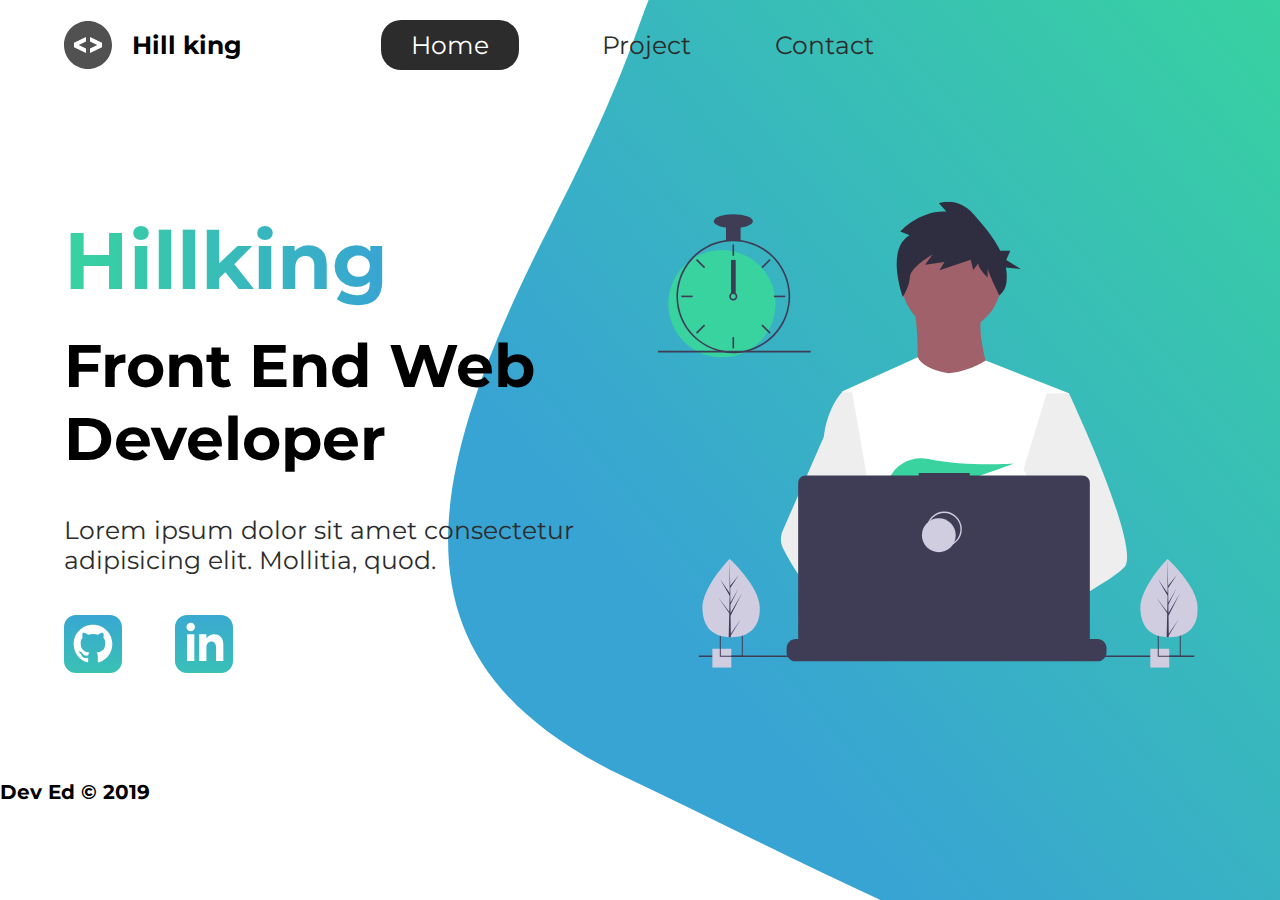
<file: index.html>
<!DOCTYPE html>
<html lang="en">
  <head>
    <meta charset="UTF-8" />
    <meta http-equiv="X-UA-Compatible" content="IE=edge" />
    <meta name="viewport" content="width=device-width, initial-scale=1.0" />
    <meta
      name="description"
      content="Hillking is a well skilled web developer."
    />
    <meta name="robots" content="index, follow" />
    <link rel="preconnect" href="https://fonts.googleapis.com" />
    <link rel="preconnect" href="https://fonts.gstatic.com" crossorigin />
    <link
      href="https://fonts.googleapis.com/css2?family=Montserrat:wght@400;500&display=swap"
      rel="stylesheet"
    />
    <link rel="stylesheet" href="./styles/style.css" />
    <title>Hillking | A Web Developer</title>
  </head>
  <body>
    <header class="main-head">
      <nav>
        <div class="logo">
          <img src="./icons/code.svg" alt="logo" />
          <h1>Hill king</h1>
        </div>
        <ul>
          <li><a class="active" href="/">Home</a></li>
          <li><a href="./projects/">Project</a></li>
          <li><a href="./contact/">Contact</a></li>
        </ul>
      </nav>
    </header>
    <section class="intro">
      <div class="intro-text">
        <h2>Hillking</h2>
        <h3>Front End Web <br />Developer</h3>
        <p>
          Lorem ipsum dolor sit amet consectetur adipisicing elit. Mollitia,
          quod.
        </p>
        <div class="intro-social">
          <a href="#" title="Github"
            ><img src="./icons/github.svg" alt="github-social-link"
          /></a>
          <a href="#" title="Linkedin"
            ><img src="./icons/linked-in.svg" alt="linkedin-social-link"
          /></a>
        </div>
      </div>
      <div class="intro-images">
        <svg
          width="540"
          height="690"
          viewBox="0 0 799 690"
          fill="none"
          xmlns="http://www.w3.org/2000/svg"
        >
          <g id="undraw_dev_productivity_umsq (1) 1" clip-path="url(#clip0)">
            <path
              id="Vector"
              d="M516.92 624.636C516.92 624.636 512.16 626.266 504.42 628.576C487.31 633.706 455.65 642.216 428.82 643.916C405.72 645.396 386.2 641.836 382.63 626.766C381.1 620.286 383.27 614.956 388 610.576C402.12 597.486 439 592.796 468.25 591.186C476.51 590.736 484.15 590.526 490.51 590.446C501.31 590.306 508.39 590.526 508.39 590.526L508.56 591.186L516.92 624.636Z"
              fill="#A0616A"
            />
            <path
              id="Vector_2"
              d="M436.99 672.586C418.61 695.346 342.73 647.666 316.19 629.886C310.41 626.016 306.97 623.566 306.97 623.566L331.25 591.186L338.94 580.936C338.94 580.936 345.82 584.586 355.99 590.526C356.36 590.746 356.73 590.966 357.11 591.186C365.88 596.336 376.89 603.066 388 610.576C403.33 620.946 418.83 632.776 428.82 643.916C438.59 654.806 443.08 665.036 436.99 672.586Z"
              fill="#A0616A"
            />
            <g id="me">
              <path
                id="Vector_3"
                d="M434.672 191.952C475.283 191.607 507.926 158.406 507.582 117.795C507.237 77.1832 474.036 44.5403 433.425 44.8847C392.813 45.2291 360.17 78.4303 360.515 119.042C360.859 159.653 394.06 192.296 434.672 191.952Z"
                fill="#A0616A"
              />
              <path
                id="Vector_4"
                d="M379.477 155.65C379.477 155.65 394.216 259.972 373.002 271.875C351.787 283.779 499.929 283.588 499.929 283.588C499.929 283.588 466.124 193.284 480.809 165.449L379.477 155.65Z"
                fill="#A0616A"
              />
              <path
                id="Vector_5"
                d="M608.101 283.199L596.257 339.402L571.214 458.308L570.49 464.815L562.138 540.138L556.582 590.177L552.857 623.79C528.584 636.526 510.988 645.326 510.988 645.326C510.988 645.326 509.404 637.719 506.871 627.99C489.805 633.265 458.218 642.043 431.404 643.97C441.266 654.777 445.842 664.969 439.817 672.57C421.63 695.485 345.349 648.45 318.659 630.896C318.077 635.158 317.879 639.464 318.068 643.762L297.626 628.314L299.331 592.359L302.206 531.522L305.819 455.229C304.448 451.975 303.294 448.634 302.364 445.228C295.956 423.161 288.032 379.057 281.928 342.067C277.016 312.298 273.302 287.138 272.517 281.785C272.411 281.086 272.358 280.726 272.358 280.726L384.363 230.094C392.509 248.556 429.865 253.809 429.865 253.809C460.756 251.417 484.847 234.913 484.847 234.913L608.101 283.199Z"
                fill="white"
              />
              <path
                id="Vector_6"
                d="M372.285 49.3811L358.49 43.9934C358.49 43.9934 386.969 12.1 426.99 14.513L415.635 2.22366C415.635 2.22366 443.04 -9.01799 468.283 19.6674C481.553 34.7467 496.908 52.4737 506.557 72.5077L521.281 72.3829L515.251 85.9663L536.874 99.3152L514.777 97.0719C516.155 104.471 516.421 112.034 515.566 119.511C514.683 126.991 510.928 133.835 505.094 138.598V138.598C505.094 138.598 487.743 103.449 487.696 97.9443L487.813 111.705C487.813 111.705 473.959 99.4371 473.889 91.1807L466.471 100.877L462.593 85.7717L416.475 101.301L423.87 88.8526L395.157 93.2246L406.278 77.9923C406.278 77.9923 373.932 96.1568 372.811 111.304C371.689 126.452 362.299 140.875 362.299 140.875C362.299 140.875 336.213 70.3294 372.285 49.3811Z"
                fill="#2F2E41"
              />
              <path
                id="Vector_7"
                d="M690.215 540.422C682.794 548.605 664.338 560.992 641.951 574.422C633.623 579.413 624.757 584.559 615.71 589.676C594.122 601.889 571.514 614.001 552.857 623.79C528.584 636.526 510.988 645.326 510.988 645.326C510.988 645.326 509.403 637.719 506.871 627.99C503.48 614.968 498.397 598.141 493.184 590.715C493.002 590.456 492.82 590.218 492.638 589.979C491.121 588.022 489.601 586.885 488.112 586.897L562.138 540.138L594.127 519.926L570.489 464.814L540.842 395.683L557.908 339.727L575.062 283.479L608.101 283.199C608.101 283.199 619.243 306.985 633.514 340.166C635.647 345.128 637.851 350.299 640.096 355.64C669.469 425.394 706.176 522.836 690.215 540.422Z"
                fill="#EEEEEE"
              />
              <path
                id="Vector_8"
                d="M358.123 591.2C355.41 591.212 352.702 591.456 350.029 591.928C327.074 596.073 320.47 616.94 318.659 630.896C318.077 635.158 317.879 639.464 318.068 643.761L297.626 628.314L290.178 622.687C272.316 616.628 256.353 605.733 242.483 592.84C230.449 581.456 219.634 568.849 210.213 555.223C200.831 541.793 192.448 527.692 185.134 513.034C183.094 508.943 181.977 504.454 181.864 499.884C181.751 495.314 182.644 490.775 184.48 486.588L209.154 430.327L245.218 348.098C245.471 346.146 245.752 344.237 246.059 342.371C252.995 300.511 272.367 281.786 272.367 281.786L287.286 281.659L297.778 341.932L310.813 416.815L302.364 445.227L282.839 510.845L302.205 531.522L358.123 591.2Z"
                fill="#EEEEEE"
              />
            </g>
            <path
              id="Vector_9"
              d="M372.877 415.806L385.631 430.686C390.37 429.783 395.319 428.721 400.416 427.529L396.752 415.806L405.71 426.256C459.707 412.975 526.637 387.155 526.637 387.155C526.637 387.155 454.379 392.453 400.428 380.666C376.558 375.451 351.998 387.284 342.202 409.668C336.508 422.679 337.403 433.951 357.596 433.951C364.419 433.835 371.223 433.195 377.949 432.037L372.877 415.806Z"
              fill="#38D39F"
            />
            <path
              id="Vector_10"
              d="M663.65 660.386V666.456C663.654 668.122 663.345 669.774 662.74 671.326C662.472 672.018 662.147 672.687 661.77 673.326C660.578 675.326 658.887 676.983 656.862 678.133C654.838 679.283 652.549 679.887 650.22 679.886H203.67C201.342 679.887 199.053 679.283 197.028 678.133C195.003 676.983 193.312 675.326 192.12 673.326C191.743 672.687 191.419 672.018 191.15 671.326C190.546 669.774 190.237 668.122 190.24 666.456V660.386C190.24 658.622 190.587 656.876 191.262 655.246C191.936 653.616 192.926 652.136 194.173 650.888C195.42 649.641 196.901 648.652 198.53 647.977C200.16 647.302 201.906 646.955 203.67 646.956H229.41V644.126C229.41 644.052 229.425 643.979 229.453 643.911C229.481 643.843 229.522 643.782 229.574 643.73C229.626 643.678 229.688 643.636 229.756 643.608C229.824 643.58 229.897 643.566 229.97 643.566H243.4C243.474 643.566 243.547 643.58 243.615 643.608C243.683 643.636 243.745 643.678 243.797 643.73C243.849 643.782 243.89 643.843 243.918 643.911C243.946 643.979 243.96 644.052 243.96 644.126V646.956H252.35V644.126C252.35 644.052 252.365 643.979 252.393 643.911C252.421 643.843 252.462 643.782 252.514 643.73C252.566 643.678 252.628 643.636 252.696 643.608C252.764 643.58 252.837 643.566 252.91 643.566H266.34C266.414 643.566 266.487 643.58 266.555 643.608C266.623 643.636 266.684 643.678 266.736 643.73C266.789 643.782 266.83 643.843 266.858 643.911C266.886 643.979 266.9 644.052 266.9 644.126V646.956H275.3V644.126C275.3 644.052 275.315 643.979 275.343 643.911C275.371 643.843 275.412 643.782 275.464 643.73C275.516 643.678 275.578 643.636 275.646 643.608C275.714 643.58 275.787 643.566 275.86 643.566H289.29C289.364 643.566 289.437 643.58 289.505 643.608C289.573 643.636 289.634 643.678 289.686 643.73C289.739 643.782 289.78 643.843 289.808 643.911C289.836 643.979 289.85 644.052 289.85 644.126V646.956H298.24V644.126C298.24 644.052 298.255 643.979 298.283 643.911C298.311 643.843 298.352 643.782 298.404 643.73C298.456 643.678 298.518 643.636 298.586 643.608C298.654 643.58 298.727 643.566 298.8 643.566H312.23C312.304 643.566 312.377 643.58 312.445 643.608C312.513 643.636 312.574 643.678 312.626 643.73C312.678 643.782 312.72 643.843 312.748 643.911C312.776 643.979 312.79 644.052 312.79 644.126V646.956H321.18V644.126C321.18 644.052 321.194 643.979 321.223 643.911C321.251 643.843 321.292 643.782 321.344 643.73C321.396 643.678 321.458 643.636 321.526 643.608C321.594 643.58 321.667 643.566 321.74 643.566H335.17C335.244 643.566 335.317 643.58 335.385 643.608C335.453 643.636 335.514 643.678 335.566 643.73C335.618 643.782 335.66 643.843 335.688 643.911C335.716 643.979 335.73 644.052 335.73 644.126V646.956H344.13V644.126C344.13 644.052 344.145 643.979 344.173 643.911C344.201 643.843 344.242 643.782 344.294 643.73C344.346 643.678 344.408 643.636 344.476 643.608C344.544 643.58 344.617 643.566 344.69 643.566H358.12C358.194 643.566 358.267 643.58 358.335 643.608C358.403 643.636 358.464 643.678 358.516 643.73C358.569 643.782 358.61 643.843 358.638 643.911C358.666 643.979 358.68 644.052 358.68 644.126V646.956H367.07V644.126C367.07 644.052 367.085 643.979 367.113 643.911C367.141 643.843 367.182 643.782 367.234 643.73C367.286 643.678 367.348 643.636 367.416 643.608C367.484 643.58 367.557 643.566 367.63 643.566H472.83C472.904 643.566 472.977 643.58 473.045 643.608C473.113 643.636 473.174 643.678 473.227 643.73C473.279 643.782 473.32 643.843 473.348 643.911C473.376 643.979 473.39 644.052 473.39 644.126V646.956H481.79V644.126C481.79 644.052 481.804 643.979 481.833 643.911C481.861 643.843 481.902 643.782 481.954 643.73C482.006 643.678 482.068 643.636 482.136 643.608C482.204 643.58 482.277 643.566 482.35 643.566H495.78C495.928 643.567 496.07 643.627 496.175 643.732C496.279 643.836 496.339 643.978 496.34 644.126V646.956H504.73V644.126C504.73 644.052 504.745 643.979 504.773 643.911C504.801 643.843 504.842 643.782 504.894 643.73C504.946 643.678 505.008 643.636 505.076 643.608C505.144 643.58 505.217 643.566 505.29 643.566H518.72C518.794 643.566 518.867 643.58 518.935 643.608C519.003 643.636 519.065 643.678 519.117 643.73C519.169 643.782 519.21 643.843 519.238 643.911C519.266 643.979 519.28 644.052 519.28 644.126V646.956H527.67V644.126C527.67 644.052 527.685 643.979 527.713 643.911C527.741 643.843 527.782 643.782 527.834 643.73C527.886 643.678 527.948 643.636 528.016 643.608C528.084 643.58 528.157 643.566 528.23 643.566H541.66C541.734 643.566 541.807 643.58 541.875 643.608C541.943 643.636 542.005 643.678 542.057 643.73C542.109 643.782 542.15 643.843 542.178 643.911C542.206 643.979 542.22 644.052 542.22 644.126V646.956H550.62V644.126C550.62 644.052 550.635 643.979 550.663 643.911C550.691 643.843 550.732 643.782 550.784 643.73C550.836 643.678 550.898 643.636 550.966 643.608C551.034 643.58 551.107 643.566 551.18 643.566H564.61C564.757 643.568 564.898 643.628 565.001 643.733C565.104 643.837 565.161 643.979 565.16 644.126V646.956H573.56V644.126C573.56 644.052 573.575 643.979 573.603 643.911C573.631 643.843 573.672 643.782 573.724 643.73C573.776 643.678 573.838 643.636 573.906 643.608C573.974 643.58 574.047 643.566 574.12 643.566H587.55C587.624 643.566 587.697 643.58 587.765 643.608C587.833 643.636 587.895 643.678 587.947 643.73C587.999 643.782 588.04 643.843 588.068 643.911C588.096 643.979 588.11 644.052 588.11 644.126V646.956H596.5V644.126C596.5 644.052 596.515 643.979 596.543 643.911C596.571 643.843 596.612 643.782 596.664 643.73C596.716 643.678 596.778 643.636 596.846 643.608C596.914 643.58 596.987 643.566 597.06 643.566H610.49C610.564 643.566 610.637 643.58 610.705 643.608C610.773 643.636 610.835 643.678 610.887 643.73C610.939 643.782 610.98 643.843 611.008 643.911C611.036 643.979 611.05 644.052 611.05 644.126V646.956H650.22C651.984 646.955 653.731 647.302 655.36 647.977C656.99 648.652 658.471 649.641 659.718 650.888C660.965 652.136 661.954 653.616 662.629 655.246C663.304 656.876 663.651 658.622 663.65 660.386Z"
              fill="#3F3D56"
            />
            <path
              id="Vector_11"
              d="M793.5 671.326H60.5V673.326H793.5V671.326Z"
              fill="#3F3D56"
            />
            <path
              id="Vector_12"
              d="M627.694 404.757H461.251V401.326H385.78V404.757H218.651C215.665 404.757 212.801 405.943 210.69 408.054C208.578 410.166 207.392 413.029 207.392 416.015V643.927C207.392 646.913 208.578 649.776 210.69 651.888C212.801 653.999 215.665 655.185 218.651 655.185H627.694C630.68 655.185 633.544 653.999 635.655 651.888C637.767 649.776 638.953 646.913 638.953 643.927V416.015C638.953 414.537 638.662 413.073 638.096 411.707C637.53 410.341 636.701 409.1 635.655 408.054C634.61 407.009 633.369 406.18 632.003 405.614C630.637 405.048 629.173 404.757 627.694 404.757Z"
              fill="#3F3D56"
            />
            <path
              id="Vector_13"
              d="M423.5 509.326C437.307 509.326 448.5 498.133 448.5 484.326C448.5 470.519 437.307 459.326 423.5 459.326C409.693 459.326 398.5 470.519 398.5 484.326C398.5 498.133 409.693 509.326 423.5 509.326Z"
              stroke="#D0CDE1"
              stroke-width="2"
              stroke-miterlimit="10"
            />
            <path
              id="Vector_14"
              d="M415.5 518.326C429.307 518.326 440.5 507.133 440.5 493.326C440.5 479.519 429.307 468.326 415.5 468.326C401.693 468.326 390.5 479.519 390.5 493.326C390.5 507.133 401.693 518.326 415.5 518.326Z"
              fill="#D0CDE1"
            />
            <path
              id="Vector_15"
              d="M108.446 661.223H80.4463V689.223H108.446V661.223Z"
              fill="#D0CDE1"
            />
            <path
              id="Vector_16"
              d="M91.4502 639.223V673.223H125.45V639.223H91.4502ZM123.97 671.743H92.9202V640.703H123.97V671.743Z"
              fill="#3F3D56"
            />
            <path
              id="Vector_17"
              d="M756.446 661.223H728.446V689.223H756.446V661.223Z"
              fill="#D0CDE1"
            />
            <path
              id="Vector_18"
              d="M739.45 639.223V673.223H773.45V639.223H739.45ZM771.97 671.743H740.92V640.703H771.97V671.743Z"
              fill="#3F3D56"
            />
            <path
              id="Vector_19"
              d="M94.5802 230.113C138.399 230.113 173.921 194.592 173.921 150.773C173.921 106.955 138.399 71.4326 94.5802 71.4326C50.7617 71.4326 15.2397 106.955 15.2397 150.773C15.2397 194.592 50.7617 230.113 94.5802 230.113Z"
              fill="#38D39F"
            />
            <path
              id="Vector_20"
              d="M122.229 56.4899C115.045 55.5763 107.774 55.5763 100.59 56.4899C84.586 58.5913 69.5203 65.2398 57.181 75.6465C44.8417 86.0532 35.7467 99.7813 30.9754 115.202C28.8053 122.229 27.5764 129.514 27.3208 136.864C27.2848 137.886 27.2607 138.92 27.2607 139.954C27.283 162.264 36.1559 183.655 51.932 199.431C67.7082 215.207 89.0989 224.08 111.41 224.103C113.201 224.103 114.992 224.042 116.759 223.934C120.907 223.674 125.03 223.103 129.093 222.227C148.495 218.055 165.798 207.161 177.947 191.468C190.095 175.776 196.308 156.295 195.487 136.467C194.665 116.638 186.863 97.738 173.459 83.1039C160.054 68.4698 141.909 59.0435 122.229 56.4899H122.229ZM137.748 217.347H137.736C130.959 219.659 123.905 221.062 116.759 221.518C114.992 221.638 113.201 221.698 111.41 221.698C89.7377 221.672 68.961 213.051 53.6367 197.727C38.3123 182.402 29.6914 161.626 29.6649 139.954C29.6649 138.92 29.689 137.886 29.725 136.864C30.5514 115.744 39.5156 95.7617 54.7411 81.1008C69.9666 66.44 90.273 58.237 111.41 58.2089C130.776 58.21 149.513 65.0865 164.283 77.6131C179.052 90.1398 188.895 107.503 192.057 126.61C195.219 145.716 191.496 165.325 181.55 181.942C171.604 198.559 156.081 211.106 137.748 217.347H137.748Z"
              fill="#3F3D56"
            />
            <path
              id="Vector_21"
              d="M112.612 63.0176H110.208V79.8474H112.612V63.0176Z"
              fill="#3F3D56"
            />
            <path
              id="Vector_22"
              d="M57.8578 84.7018L56.1577 86.4019L68.0582 98.3023L69.7582 96.6022L57.8578 84.7018Z"
              fill="#3F3D56"
            />
            <path
              id="Vector_23"
              d="M34.4736 138.751V141.156H51.3034V138.751H34.4736Z"
              fill="#3F3D56"
            />
            <path
              id="Vector_24"
              d="M56.1578 193.506L57.8579 195.206L69.7584 183.306L68.0583 181.606L56.1578 193.506Z"
              fill="#3F3D56"
            />
            <path
              id="Vector_25"
              d="M153.062 96.6022L154.762 98.3022L166.662 86.4018L164.962 84.7017L153.062 96.6022Z"
              fill="#3F3D56"
            />
            <path
              id="Vector_26"
              d="M171.516 138.751V141.156H188.346V138.751H171.516Z"
              fill="#3F3D56"
            />
            <path
              id="Vector_27"
              d="M154.762 181.605L153.062 183.305L164.962 195.206L166.662 193.506L154.762 181.605Z"
              fill="#3F3D56"
            />
            <path
              id="Vector_28"
              d="M112.612 200.06H110.208V216.89H112.612V200.06Z"
              fill="#3F3D56"
            />
            <path
              id="Vector_29"
              d="M115.016 135.145C113.976 134.365 112.711 133.943 111.41 133.943C110.11 133.943 108.844 134.365 107.804 135.145C107.091 135.686 106.505 136.375 106.085 137.165C105.552 138.181 105.322 139.329 105.421 140.473C105.52 141.616 105.944 142.707 106.644 143.617C107.343 144.527 108.288 145.218 109.368 145.608C110.447 145.997 111.616 146.07 112.735 145.817C113.855 145.564 114.878 144.996 115.685 144.179C116.492 143.363 117.048 142.333 117.288 141.21C117.528 140.088 117.441 138.92 117.039 137.846C116.636 136.771 115.935 135.834 115.017 135.145H115.016ZM111.41 143.56C110.454 143.557 109.539 143.176 108.863 142.501C108.187 141.825 107.807 140.909 107.804 139.954C107.808 139.224 108.03 138.513 108.441 137.91C108.793 137.4 109.271 136.989 109.828 136.718C110.386 136.446 111.004 136.323 111.623 136.361C112.241 136.398 112.84 136.594 113.361 136.931C113.881 137.267 114.307 137.732 114.595 138.281C114.883 138.83 115.025 139.444 115.007 140.063C114.989 140.683 114.811 141.287 114.491 141.818C114.17 142.349 113.719 142.788 113.179 143.093C112.639 143.398 112.03 143.559 111.41 143.56V143.56Z"
              fill="#3F3D56"
            />
            <path
              id="Vector_30"
              d="M122.229 35.3687H100.591V57.007H122.229V35.3687Z"
              fill="#3F3D56"
            />
            <path
              id="Vector_31"
              d="M111.41 38.9748C127.344 38.9748 140.261 34.4 140.261 28.7567C140.261 23.1134 127.344 18.5386 111.41 18.5386C95.4757 18.5386 82.5586 23.1134 82.5586 28.7567C82.5586 34.4 95.4757 38.9748 111.41 38.9748Z"
              fill="#3F3D56"
            />
            <path id="clock-arrow" d="M115 86H108V135H115V86Z" fill="#3F3D56" />
            <path
              id="Vector_32"
              d="M226 220.44H0V222.844H226V220.44Z"
              fill="#3F3D56"
            />
            <g id="plant-left">
              <path
                id="Vector_33"
                d="M150.594 599.754C151.527 631.704 132.858 643.413 109.43 644.097C108.886 644.113 108.344 644.123 107.805 644.126C106.719 644.135 105.643 644.117 104.577 644.072C83.3891 643.193 66.6172 631.945 65.7495 602.232C64.8515 571.482 103.018 531.529 105.882 528.574L105.887 528.571C105.996 528.458 106.052 528.402 106.052 528.402C106.052 528.402 149.661 567.807 150.594 599.754Z"
                fill="#D0CDE1"
              />
              <path
                id="Vector_34"
                d="M107.744 639.255L122.626 617.124L107.774 641.636L107.805 644.126C106.719 644.135 105.643 644.117 104.577 644.072L105.315 612.06L105.295 611.813L105.322 611.766L105.393 608.741L89.0952 585.078L105.374 606.477L105.432 607.116L105.989 582.93L91.9122 558.397L106.029 578.681L105.882 528.574L105.882 528.407L105.887 528.571L106.821 568.062L119.651 552.021L106.863 571.464L107.143 593.098L118.949 571.984L107.187 596.279L107.343 608.308L124.512 578.897L107.395 612.505L107.744 639.255Z"
                fill="#3F3D56"
              />
            </g>
            <g id="plant-right">
              <path
                id="Vector_35"
                d="M798.594 599.754C799.527 631.704 780.858 643.413 757.43 644.097C756.886 644.113 756.344 644.123 755.805 644.126C754.719 644.135 753.643 644.117 752.577 644.072C731.389 643.193 714.617 631.945 713.749 602.232C712.851 571.482 751.018 531.529 753.882 528.574L753.887 528.571C753.996 528.458 754.052 528.402 754.052 528.402C754.052 528.402 797.661 567.807 798.594 599.754Z"
                fill="#D0CDE1"
              />
              <path
                id="Vector_36"
                d="M755.744 639.255L770.626 617.124L755.774 641.636L755.805 644.126C754.719 644.135 753.643 644.117 752.577 644.072L753.315 612.06L753.295 611.813L753.323 611.766L753.393 608.741L737.095 585.078L753.374 606.477L753.432 607.116L753.989 582.93L739.912 558.397L754.029 578.681L753.882 528.574L753.882 528.407L753.887 528.571L754.821 568.062L767.651 552.021L754.864 571.464L755.143 593.098L766.949 571.984L755.187 596.279L755.343 608.308L772.512 578.897L755.395 612.505L755.744 639.255Z"
                fill="#3F3D56"
              />
            </g>
          </g>
          <defs>
            <clipPath id="clip0">
              <rect width="798.627" height="689.223" fill="white" />
            </clipPath>
          </defs>
        </svg>
        <img class="splash" src="./img/splash.svg" alt="" />
      </div>
    </section>
    <footer>
      <h4>Dev Ed &copy; 2019</h4>
      <ul>
        <li>
          <a href="#"
            ><img src="/icons/twitter 1.svg" alt="twitter-social"
          /></a>
        </li>
        <li>
          <a href="#"
            ><img src="/icons/instagram 1.svg" alt="instagram-social"
          /></a>
        </li>
        <li>
          <a href="#"
            ><img src="/icons/youtube-symbol 1.svg" alt="youtube-social"
          /></a>
        </li>
      </ul>
    </footer>
  </body>
</html>
</file>
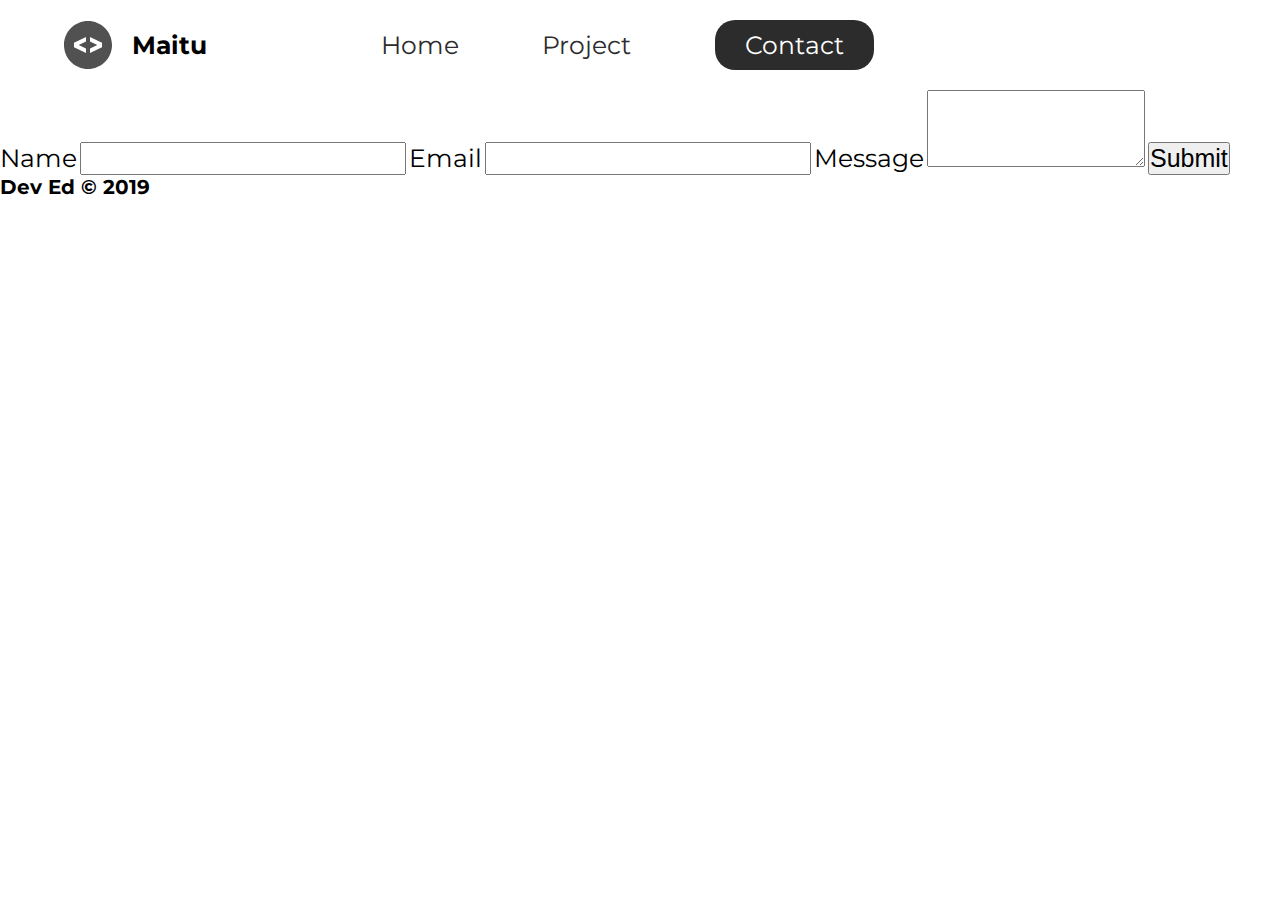
<file: contact/index.html>
<!DOCTYPE html>
<html lang="en">
  <head>
    <meta charset="UTF-8" />
    <meta http-equiv="X-UA-Compatible" content="IE=edge" />
    <meta name="viewport" content="width=device-width, initial-scale=1.0" />
    <meta
      name="description"
      content="Hillking is a well skilled web developer."
    />
    <meta name="robots" content="index, follow" />
    <link rel="preconnect" href="https://fonts.googleapis.com" />
    <link rel="preconnect" href="https://fonts.gstatic.com" crossorigin />
    <link
      href="https://fonts.googleapis.com/css2?family=Montserrat:wght@400;500&display=swap"
      rel="stylesheet"
    />
    <link rel="stylesheet" href="../styles/style.css" />
    <title>Hillking | A Web Developer</title>
  </head>
  <body>
    <header class="main-head">
      <nav>
        <div class="logo">
          <img src="../icons/code.svg" alt="logo" />
          <h1>Maitu</h1>
        </div>
        <ul>
          <li><a href="../index.html">Home</a></li>
          <li><a href="../projects/">Project</a></li>
          <li><a class="active" href="./index.html">Contact</a></li>
        </ul>
      </nav>
    </header>
    <section class="form-section">
      <form>
        <label for="name">Name</label>
        <input type="text" name="name" id="name" required />
        <label for="email">Email</label>
        <input type="email" name="email" id="email" required />
        <label for="message">Message</label>
        <textarea name="message" id="message" cols="25" rows="5"></textarea>
        <button type="submit">Submit</button>
      </form>
    </section>
    <footer>
      <h4>Dev Ed &copy; 2019</h4>
      <ul>
        <li>
          <a href="#"
            ><img src="/icons/twitter 1.svg" alt="twitter-social"
          /></a>
        </li>
        <li>
          <a href="#"
            ><img src="/icons/instagram 1.svg" alt="instagram-social"
          /></a>
        </li>
        <li>
          <a href="#"
            ><img src="/icons/youtube-symbol 1.svg" alt="youtube-social"
          /></a>
        </li>
      </ul>
    </footer>
  </body>
</html>
</file>
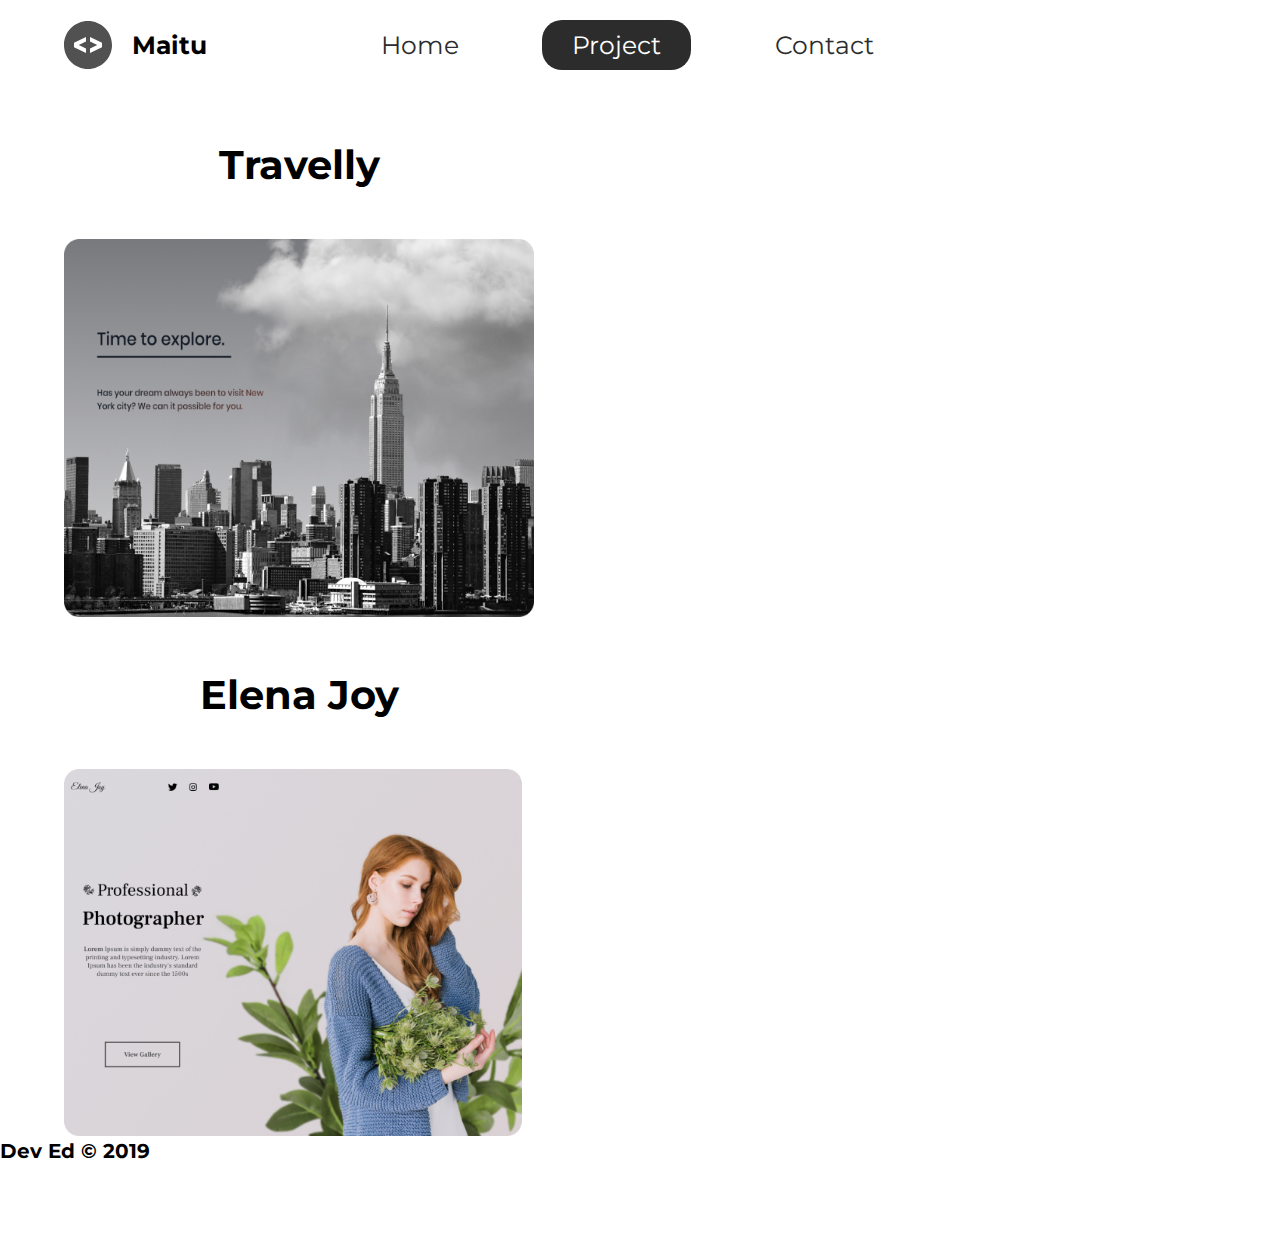
<file: projects/index.html>
<!DOCTYPE html>
<html lang="en">
  <head>
    <meta charset="UTF-8" />
    <meta http-equiv="X-UA-Compatible" content="IE=edge" />
    <meta name="viewport" content="width=device-width, initial-scale=1.0" />
    <meta
      name="description"
      content="Hillking is a well skilled web developer."
    />
    <meta name="robots" content="index, follow" />
    <link rel="preconnect" href="https://fonts.googleapis.com" />
    <link rel="preconnect" href="https://fonts.gstatic.com" crossorigin />
    <link
      href="https://fonts.googleapis.com/css2?family=Montserrat:wght@400;500&display=swap"
      rel="stylesheet"
    />
    <link rel="stylesheet" href="../styles/style.css" />
    <title>Hillking | A Web Developer</title>
  </head>
  <body>
    <header class="main-head">
      <nav>
        <div class="logo">
          <img src="../icons/code.svg" alt="logo" />
          <h1>Maitu</h1>
        </div>
        <ul>
          <li><a href="../index.html">Home</a></li>
          <li><a class="active" href="./index.html">Project</a></li>
          <li><a href="../contact/">Contact</a></li>
        </ul>
      </nav>
    </header>
    <section class="projects">
      <div class="project-body">
        <div class="travelly">
          <h2>Travelly</h2>
          <img src="../img/travelly.jpg" alt="Travelly projects" />
        </div>
        <div class="elena-joy">
          <h2>Elena Joy</h2>
          <img src="../img/elena-joy.jpg" alt="Elena projects" />
        </div>
      </div>
    </section>
    <footer>
      <h4>Dev Ed &copy; 2019</h4>
      <ul>
        <li>
          <a href="#"
            ><img src="/icons/twitter 1.svg" alt="twitter-social"
          /></a>
        </li>
        <li>
          <a href="#"
            ><img src="/icons/instagram 1.svg" alt="instagram-social"
          /></a>
        </li>
        <li>
          <a href="#"
            ><img src="/icons/youtube-symbol 1.svg" alt="youtube-social"
          /></a>
        </li>
      </ul>
    </footer>
  </body>
</html>
</file>
<file: styles/style.css>
* {
  margin: 0;
  padding: 0;
  -webkit-box-sizing: border-box;
          box-sizing: border-box;
}

html {
  font-size: 62.5%;
}

body {
  font-family: 'Montserrat', sans-serif;
}

h1 {
  font-size: 2.5rem;
}

li,
button,
label,
input,
a,
p {
  font-size: 2.5rem;
}

h2 {
  font-size: 4rem;
}

h3 {
  font-size: 2.5rem;
}

h4,
h5 {
  font-size: 2rem;
}

a {
  text-decoration: none;
  color: #2c2c2c;
}

ul {
  list-style: none;
}

.main-head {
  width: 95%;
  margin: 0 0 0 auto;
}

nav {
  display: -webkit-box;
  display: -ms-flexbox;
  display: flex;
  -webkit-box-pack: justify;
      -ms-flex-pack: justify;
          justify-content: space-between;
  -webkit-box-align: center;
      -ms-flex-align: center;
          align-items: center;
  -webkit-box-orient: horizontal;
  -webkit-box-direction: normal;
      -ms-flex-direction: row;
          flex-direction: row;
  min-height: 10vh;
  width: 70%;
  -ms-flex-wrap: wrap;
      flex-wrap: wrap;
}

nav .logo {
  display: -webkit-box;
  display: -ms-flexbox;
  display: flex;
  -webkit-box-pack: start;
      -ms-flex-pack: start;
          justify-content: flex-start;
  -webkit-box-align: center;
      -ms-flex-align: center;
          align-items: center;
  -webkit-box-orient: horizontal;
  -webkit-box-direction: normal;
      -ms-flex-direction: row;
          flex-direction: row;
  -webkit-box-flex: 1;
      -ms-flex: 1 1 10rem;
          flex: 1 1 10rem;
}

nav .logo h1 {
  margin: 2rem;
}

nav ul {
  display: -webkit-box;
  display: -ms-flexbox;
  display: flex;
  -ms-flex-pack: distribute;
      justify-content: space-around;
  -webkit-box-align: center;
      -ms-flex-align: center;
          align-items: center;
  -webkit-box-orient: horizontal;
  -webkit-box-direction: normal;
      -ms-flex-direction: row;
          flex-direction: row;
  -webkit-box-flex: 1;
      -ms-flex: 1 1 40rem;
          flex: 1 1 40rem;
}

.intro {
  min-width: 90vh;
  width: 90%;
  margin: auto;
  -ms-flex-wrap: wrap;
      flex-wrap: wrap;
  display: -webkit-box;
  display: -ms-flexbox;
  display: flex;
  -webkit-box-pack: justify;
      -ms-flex-pack: justify;
          justify-content: space-between;
  -webkit-box-align: center;
      -ms-flex-align: center;
          align-items: center;
  -webkit-box-orient: horizontal;
  -webkit-box-direction: normal;
      -ms-flex-direction: row;
          flex-direction: row;
}

.intro h2 {
  font-size: 8rem;
  padding-top: 2rem;
  background: -webkit-gradient(linear, left top, right top, from(#38d39f), to(#38a4d3));
  background: linear-gradient(left, #38d39f, #38a4d3);
  background-clip: text;
  -webkit-text-fill-color: transparent;
  display: inline-block;
}

.intro h3 {
  font-size: 6rem;
  padding: 2rem 0rem;
}

.intro p {
  padding-top: 2rem;
  color: #2c2c2c;
}

.splash {
  position: absolute;
  top: 0%;
  right: 0%;
  height: 100%;
  z-index: -1;
}

.intro-social {
  margin-top: 4rem;
}

.intro-social a {
  margin-right: 5rem;
}

.active {
  background: #2c2c2c;
  color: white;
  padding: 1rem 3rem;
  border-radius: 2rem;
}

.intro-text,
.intro-images {
  -webkit-box-flex: 1;
      -ms-flex: 1 1 40rem;
          flex: 1 1 40rem;
}

.intro-images {
  display: -webkit-box;
  display: -ms-flexbox;
  display: flex;
  -webkit-box-pack: center;
      -ms-flex-pack: center;
          justify-content: center;
  -webkit-box-align: center;
      -ms-flex-align: center;
          align-items: center;
  -webkit-box-orient: horizontal;
  -webkit-box-direction: normal;
      -ms-flex-direction: row;
          flex-direction: row;
}

#plant-left {
  -webkit-animation: plant 1.5s ease infinite alternate;
          animation: plant 1.5s ease infinite alternate;
}

#plant-right {
  -webkit-animation: plant 1.5s ease infinite alternate 0.5s;
          animation: plant 1.5s ease infinite alternate 0.5s;
}

#me {
  -webkit-animation: me 1s ease infinite alternate;
          animation: me 1s ease infinite alternate;
  -webkit-transform-origin: bottom;
          transform-origin: bottom;
}

#clock-arrow {
  -webkit-animation: clock 1.5s infinite linear;
          animation: clock 1.5s infinite linear;
  transform-box: fill-box;
  -webkit-transform-origin: bottom;
          transform-origin: bottom;
}

@-webkit-keyframes me {
  from {
    -webkit-transform: rotateZ(-5deg);
            transform: rotateZ(-5deg);
  }
  to {
    -webkit-transform: rotateZ(5deg);
            transform: rotateZ(5deg);
  }
}

@keyframes me {
  from {
    -webkit-transform: rotateZ(-5deg);
            transform: rotateZ(-5deg);
  }
  to {
    -webkit-transform: rotateZ(5deg);
            transform: rotateZ(5deg);
  }
}

@-webkit-keyframes plant {
  from {
    -webkit-transform: translateY(0%);
            transform: translateY(0%);
  }
  to {
    -webkit-transform: translateY(-50%);
            transform: translateY(-50%);
  }
}

@keyframes plant {
  from {
    -webkit-transform: translateY(0%);
            transform: translateY(0%);
  }
  to {
    -webkit-transform: translateY(-50%);
            transform: translateY(-50%);
  }
}

@-webkit-keyframes clock {
  from {
    -webkit-transform: rotate(0deg);
            transform: rotate(0deg);
  }
  to {
    -webkit-transform: rotate(360deg);
            transform: rotate(360deg);
  }
}

@keyframes clock {
  from {
    -webkit-transform: rotate(0deg);
            transform: rotate(0deg);
  }
  to {
    -webkit-transform: rotate(360deg);
            transform: rotate(360deg);
  }
}

.projects {
  width: 90%;
  margin: auto;
  min-height: 90vh;
  display: -webkit-box;
  display: -ms-flexbox;
  display: flex;
  -webkit-box-pack: justify;
      -ms-flex-pack: justify;
          justify-content: space-between;
  -webkit-box-align: center;
      -ms-flex-align: center;
          align-items: center;
  -webkit-box-orient: horizontal;
  -webkit-box-direction: normal;
      -ms-flex-direction: row;
          flex-direction: row;
  text-align: center;
  -ms-flex-wrap: wrap;
      flex-wrap: wrap;
}

.projects h2 {
  margin: 5rem;
}

.travelly, .elena-joy {
  -webkit-box-flex: 1;
      -ms-flex: 1 1 10rem;
          flex: 1 1 10rem;
}

.travelly img, .elena-joy img {
  width: 470px;
}

@media screen and (max-width: 1020px) {
  html {
    font-size: 53%;
  }
  .splash {
    display: none;
  }
  nav {
    width: 100%;
  }
}

@media screen and (max-width: 754px) {
  html {
    font-size: 45%;
  }
  svg {
    height: 60%;
  }
  .main-head {
    width: 100%;
  }
  nav .logo {
    display: -webkit-box;
    display: -ms-flexbox;
    display: flex;
    -webkit-box-pack: center;
        -ms-flex-pack: center;
            justify-content: center;
    -webkit-box-align: center;
        -ms-flex-align: center;
            align-items: center;
    -webkit-box-orient: vertical;
    -webkit-box-direction: normal;
        -ms-flex-direction: column;
            flex-direction: column;
    -webkit-box-flex: 1;
        -ms-flex: 1 1 20rem;
            flex: 1 1 20rem;
    margin-top: 2rem;
  }
  nav ul {
    -webkit-box-flex: 1;
        -ms-flex: 1 1 60rem;
            flex: 1 1 60rem;
    margin: 2rem 0rem;
  }
  .intro-images {
    text-align: center;
  }
  .intro-text {
    margin-top: 5rem;
    text-align: center;
  }
  .intro-social {
    display: -webkit-box;
    display: -ms-flexbox;
    display: flex;
    -webkit-box-pack: center;
        -ms-flex-pack: center;
            justify-content: center;
    -webkit-box-align: center;
        -ms-flex-align: center;
            align-items: center;
    -webkit-box-orient: horizontal;
    -webkit-box-direction: normal;
        -ms-flex-direction: row;
            flex-direction: row;
  }
  .intro-social a {
    margin: 2rem;
  }
}
/*# sourceMappingURL=style.css.map */
</file>
